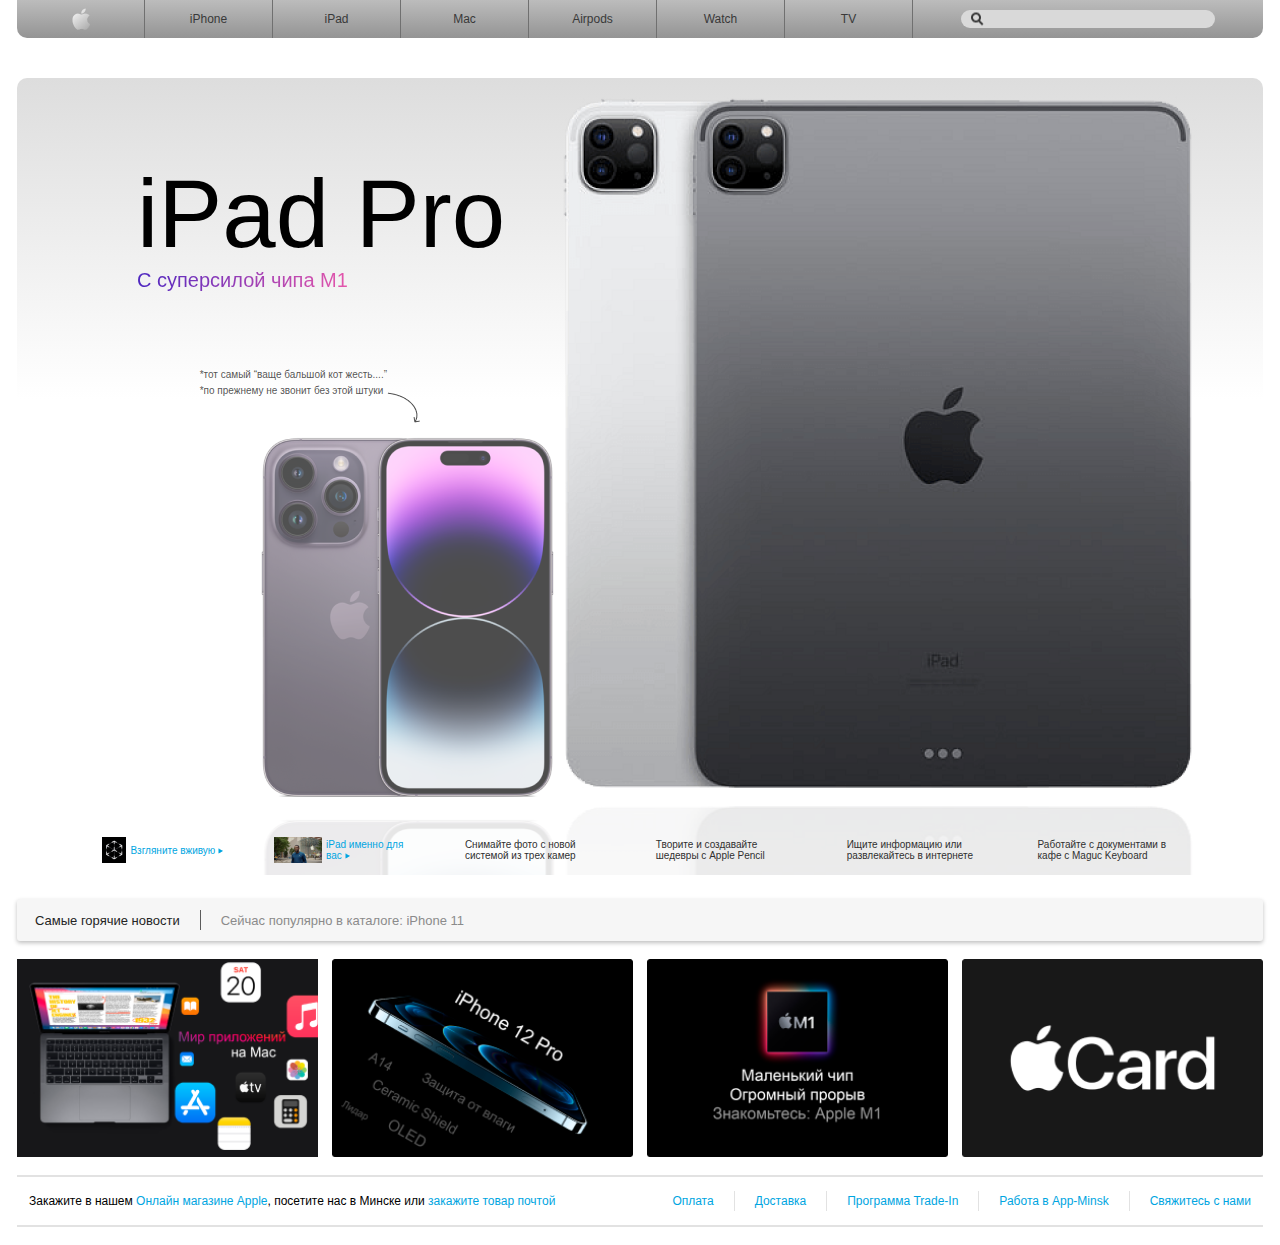
<file: index.html>
<html lang="ru">
  <head>
    <meta charset="UTF-8" />
    <meta http-equiv="X-UA-Compatible" content="IE=edge" />
    <meta name="viewport" content="width=device-width, initial-scale=1.0" />
    <title>Apple</title>

    <link rel="stylesheet" href="./css/style.css">
  </head>
  <body>
    <div class="container">
      <header class="header">
        <nav class="header__nav">
            <a href="./index.html" class="header__link header__logo"
              ><img src="./img/header-logo.png" alt=""
            /></a>
          </li>
          <a href="./iphone.html" class="header__link">iPhone</a>
          <a href="" class="header__link">iPad</a>
          <a href="" class="header__link">Mac</a>
          <a href="" class="header__link">Airpods</a>
          <a href="" class="header__link">Watch</a>
          <a href="" class="header__link">TV</a>
          <div class="header__search">
            <input type="search" class="header__search-input">
            <img src="./img/header-search-icon.png" class="header__search-icon" alt="">
          </div>
        </nav>
      </header>
      <main>
        <div class="homebanner">
          <div class="homebanner__ad">
            <div class="homebanner__ad-info">
              <h1 class="homebanner__title">iPad Pro</h1>
              <p class="homebanner__subtitle">С суперсилой чипа M1</p>
              <div class="homebanner__subpict">
                <div class="homebanner__subpict-title">
                  <p>*тот самый “ваще бальшой кот жесть....”<br>
                    *по прежнему не звонит без этой штуки</p>
                  <img src="./img/homebanner-arrow.png" alt="">
                </div>
                <div class="homevanner__subpict-full">
                  <img src="./img/homebanner-subpict.png" alt="">
                  <img src="./img/homebanner-subpict-reflection.png" class="homebanner__reflection" alt="">
                </div>
              </div>
            </div>
            <div class="homebanner__ad-picture">
              <img src="./img/homebanner-fullpict.png" alt="">
              <img src="./img/homebanner-fullpict-reflecton.png" class="homebanner__reflection" alt="">
            </div>
          </div>
          <div class="homebanner__nav">
            <a href="" class="homebanner__item">
              <img src="./img/homebanner-nav-1.png" alt="">
              <span class="homebanner__item-link">Взгляните
                вживую <img src="./img/homebanner-arrow-right.png" alt=""></span>
            </a>
            <a href="" class="homebanner__item">
              <img src="./img/homebanner-nav-2.png" alt="">
              <span class="homebanner__item-link">iPad именно
                для вас <img src="./img/homebanner-arrow-right.png" alt=""></span>
            </a>
            <a class="homebanner__item">
              Снимайте фото с новой системой из трех камер
            </a>
            <a class="homebanner__item">
              Творите и создавайте шедевры с Apple Pencil
            </a>
            <a class="homebanner__item">
              Ищите информацию или развлекайтесь в интернете
            </a>
            <a class="homebanner__item">
              Работайте с документами в кафе с Maguc Keyboard
            </a>
          </div>
        </div>
      </main>
      <div class="news">
        <div class="news__blocktitle">
          <h2 class="news__title">Самые горячие новости</h2>
          <div class="devider"></div>
          <p class="news__subtitle">Сейчас популярно в каталоге: iPhone 11</p>
        </div>
        <div class="news__list">
          <a href="" class="news__item"><img src="./img/news-1.png" alt=""></a>
          <a href="" class="news__item"><img src="./img/news-2.png" alt=""></a>
          <a href="" class="news__item"><img src="./img/news-3.png" alt=""></a>
          <a href="" class="news__item"><img src="./img/news-4.png" alt=""></a>
        </div>
      </div>
      <footer class="footer">
        <div class="footer__ad">
          Закажите в нашем <a class="footer__link" href="">Онлайн магазине Apple</a>, посетите нас в Минске или <a class="footer__link" href="">закажите товар почтой</a>
        </div>
        <nav class="footer__nav">
          <a href="" class="footer__link">Оплата</a>
          <div class="devider"></div>
          <a href="" class="footer__link">Доставка</a>
          <div class="devider"></div>
          <a href="" class="footer__link">Программа Trade-In</a>
          <div class="devider"></div>
          <a href="" class="footer__link">Работа в App-Minsk</a>
          <div class="devider"></div>
          <a href="" class="footer__link">Свяжитесь с нами</a>
        </nav>
      </footer>
    </div>
  </body>
</html>
</file>
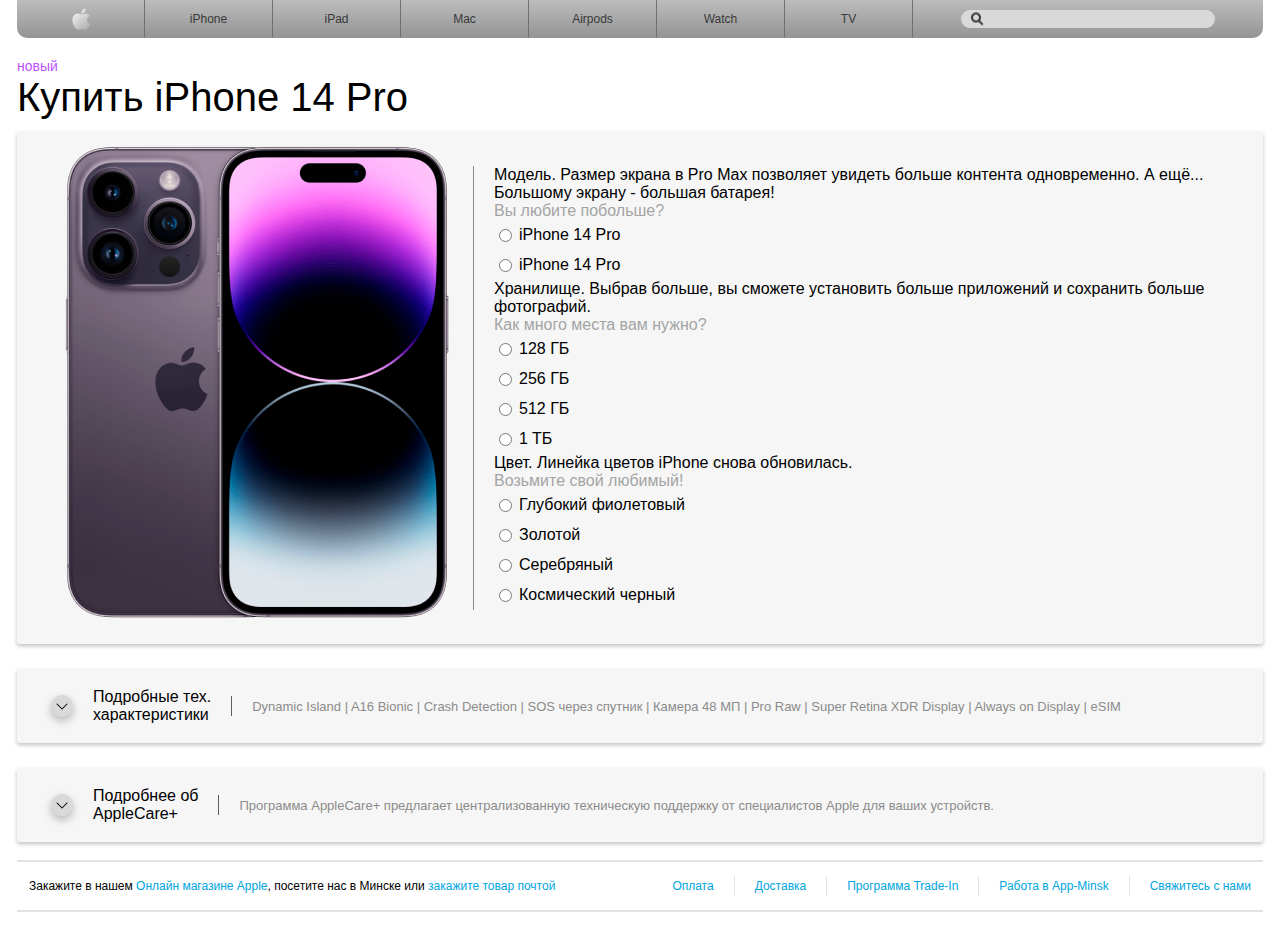
<file: iphone-info.html>
<html lang="ru">
  <head>
    <meta charset="UTF-8" />
    <meta http-equiv="X-UA-Compatible" content="IE=edge" />
    <meta name="viewport" content="width=device-width, initial-scale=1.0" />
    <title>Apple</title>

    <link rel="stylesheet" href="./css/style.css">
  </head>
  <body>
    <div class="container">
      <header class="header">
        <nav class="header__nav">
            <a href="./index.html" class="header__link header__logo"
              ><img src="./img/header-logo.png" alt=""
            /></a>
          </li>
          <a href="./iphone.html" class="header__link">iPhone</a>
          <a href="" class="header__link">iPad</a>
          <a href="" class="header__link">Mac</a>
          <a href="" class="header__link">Airpods</a>
          <a href="" class="header__link">Watch</a>
          <a href="" class="header__link">TV</a>
          <div class="header__search">
            <input type="search" class="header__search-input">
            <img src="./img/header-search-icon.png" class="header__search-icon" alt="">
          </div>
        </nav>
      </header>
      <div class="iphone">
        <div class="iphone__subtitle">новый</div>
        <h1 class="iphone__title">Купить iPhone 14 Pro</h1>
        <div class="iphone__review">
          <div class="iphone__pict">
            <img src="./img/iphone-main.png" alt="">
          </div>
          <div class="iphone__info">
            <div class="iphone__desc">Модель. Размер экрана в Pro Max позволяет увидеть больше контента одновременно. А ещё... Большому экрану - большая батарея!<br>
              <span>Вы любите побольше?</span>
            </div>
            <div class="iphone__input">
              <input type="radio" id="model-1" name="model">
              <label for="model-1">iPhone 14 Pro</label>
            </div>
            <div class="iphone__input">
              <input type="radio" id="model-2" name="model">
              <label for="model-2">iPhone 14 Pro</label>
            </div>

            <div class="iphone__desc">Хранилище. Выбрав больше, вы сможете установить больше приложений и сохранить больше фотографий.<br>
              <span>Как много места вам нужно?</span>
            </div>
            <div class="iphone__input">
              <input type="radio" id="size-1" name="size">
              <label for="size-1">128 ГБ</label>
            </div>
            <div class="iphone__input">
              <input type="radio" id="size-2" name="size">
              <label for="size-2">256 ГБ</label>
            </div>
            <div class="iphone__input">
              <input type="radio" id="size-3" name="size">
              <label for="size-3">512 ГБ</label>
            </div>
            <div class="iphone__input">
              <input type="radio" id="size-4" name="size">
              <label for="size-4">1 TБ</label>
            </div>

            <div class="iphone__desc">Цвет. Линейка цветов iPhone снова обновилась.<br>
              <span>Возьмите свой любимый!</span>
            </div>
            <div class="iphone__input">
              <input type="radio" id="color-1" name="color">
              <label for="color-1">Глубокий фиолетовый</label>
            </div>
            <div class="iphone__input">
              <input type="radio" id="color-2" name="color">
              <label for="color-2">Золотой</label>
            </div>
            <div class="iphone__input">
              <input type="radio" id="color-3" name="color">
              <label for="color-3">Серебряный</label>
            </div>
            <div class="iphone__input">
              <input type="radio" id="color-4" name="color">
              <label for="color-4">Космический черный</label>
            </div>
          </div>
        </div>
      </div>
      <div class="spoiler">
        <div class="spoiler__line">
          <img class="spoiler__icon" src="./img/spoiler-icon.png"></img>
          <div class="spoiler__title">
            Подробные тех.<br>
             характеристики
          </div>
          <div class="devider"></div>
          <div class="spoiler__list">
            Dynamic Island | A16 Bionic | Crash Detection | SOS через спутник | Камера 48 МП | Pro Raw | Super Retina XDR Display | Always on Display | eSIM
          </div>
        </div>
        <div class="spoiler__content">
          <div class="phone__ad">
            <div class="phone__title">Не знаете, какой выбрать?</div>
            <div class="phone__safe-pic">
              <img src="./img/safe-pic.png" alt="">
            </div>
            <div class="phone__safe">
              <p class="phone__safe-txt">    
                К вашим услугам специалисты, которые знают о продуктах Apple всё. Компания разрабатывает и сами устройства, и операционные системы, и множество приложений для них. Поэтому продукты Apple — это образец интегрированных систем. Программа AppleCare+ предлагает централизованную техническую поддержку от специалистов Apple для ваших устройств. Один телефонный звонок позволит вам решить большинство вопросов.<br>
                App-minsk предоставляет Вам возможность покупки подписки Apple Care+ при покупке одного или нескольких устройств в нашем магазине. Также наши специалисты могут научить Вас пользоваться техникой Apple и помочь с настройкой Вашего нового устройства.
              </p>
              <a href="" class="phone__safe-link">Apple Care+ - узнать подробнее</a>
              <a href="" class="phone__safe-link">Обучение - узнать подробнее</a>
            </div>
          </div>
        </div>
      </div>
      <div class="spoiler">
        <div class="spoiler__line">
          <img class="spoiler__icon" src="./img/spoiler-icon.png"></img>
          <div class="spoiler__title">
            Подробнее об<br>
             AppleCare+
          </div>
          <div class="devider"></div>
          <div class="spoiler__list">
            Программа AppleCare+ предлагает централизованную техническую поддержку от специалистов Apple для ваших устройств.
          </div>
        </div>
        <div class="spoiler__content">
          <div class="phone__ad">
            <div class="phone__title">Не знаете, какой выбрать?</div>
            <div class="phone__safe-pic">
              <img src="./img/safe-pic.png" alt="">
            </div>
            <div class="phone__safe">
              <p class="phone__safe-txt">    
                К вашим услугам специалисты, которые знают о продуктах Apple всё. Компания разрабатывает и сами устройства, и операционные системы, и множество приложений для них. Поэтому продукты Apple — это образец интегрированных систем. Программа AppleCare+ предлагает централизованную техническую поддержку от специалистов Apple для ваших устройств. Один телефонный звонок позволит вам решить большинство вопросов.<br>
                App-minsk предоставляет Вам возможность покупки подписки Apple Care+ при покупке одного или нескольких устройств в нашем магазине. Также наши специалисты могут научить Вас пользоваться техникой Apple и помочь с настройкой Вашего нового устройства.
              </p>
              <a href="" class="phone__safe-link">Apple Care+ - узнать подробнее</a>
              <a href="" class="phone__safe-link">Обучение - узнать подробнее</a>
            </div>
          </div>
        </div>
      </div>
      <footer class="footer">
        <div class="footer__ad">
          Закажите в нашем <a class="footer__link" href="">Онлайн магазине Apple</a>, посетите нас в Минске или <a class="footer__link" href="">закажите товар почтой</a>
        </div>
        <nav class="footer__nav">
          <a href="" class="footer__link">Оплата</a>
          <div class="devider"></div>
          <a href="" class="footer__link">Доставка</a>
          <div class="devider"></div>
          <a href="" class="footer__link">Программа Trade-In</a>
          <div class="devider"></div>
          <a href="" class="footer__link">Работа в App-Minsk</a>
          <div class="devider"></div>
          <a href="" class="footer__link">Свяжитесь с нами</a>
        </nav>
      </footer>
    </div>
  </body>
  <script src="https://code.jquery.com/jquery-3.6.0.min.js"
        integrity="sha256-/xUj+3OJU5yExlq6GSYGSHk7tPXikynS7ogEvDej/m4=" crossorigin="anonymous">
  </script>
  <script src="./script/spoiler.js"></script>
</html>
</file>
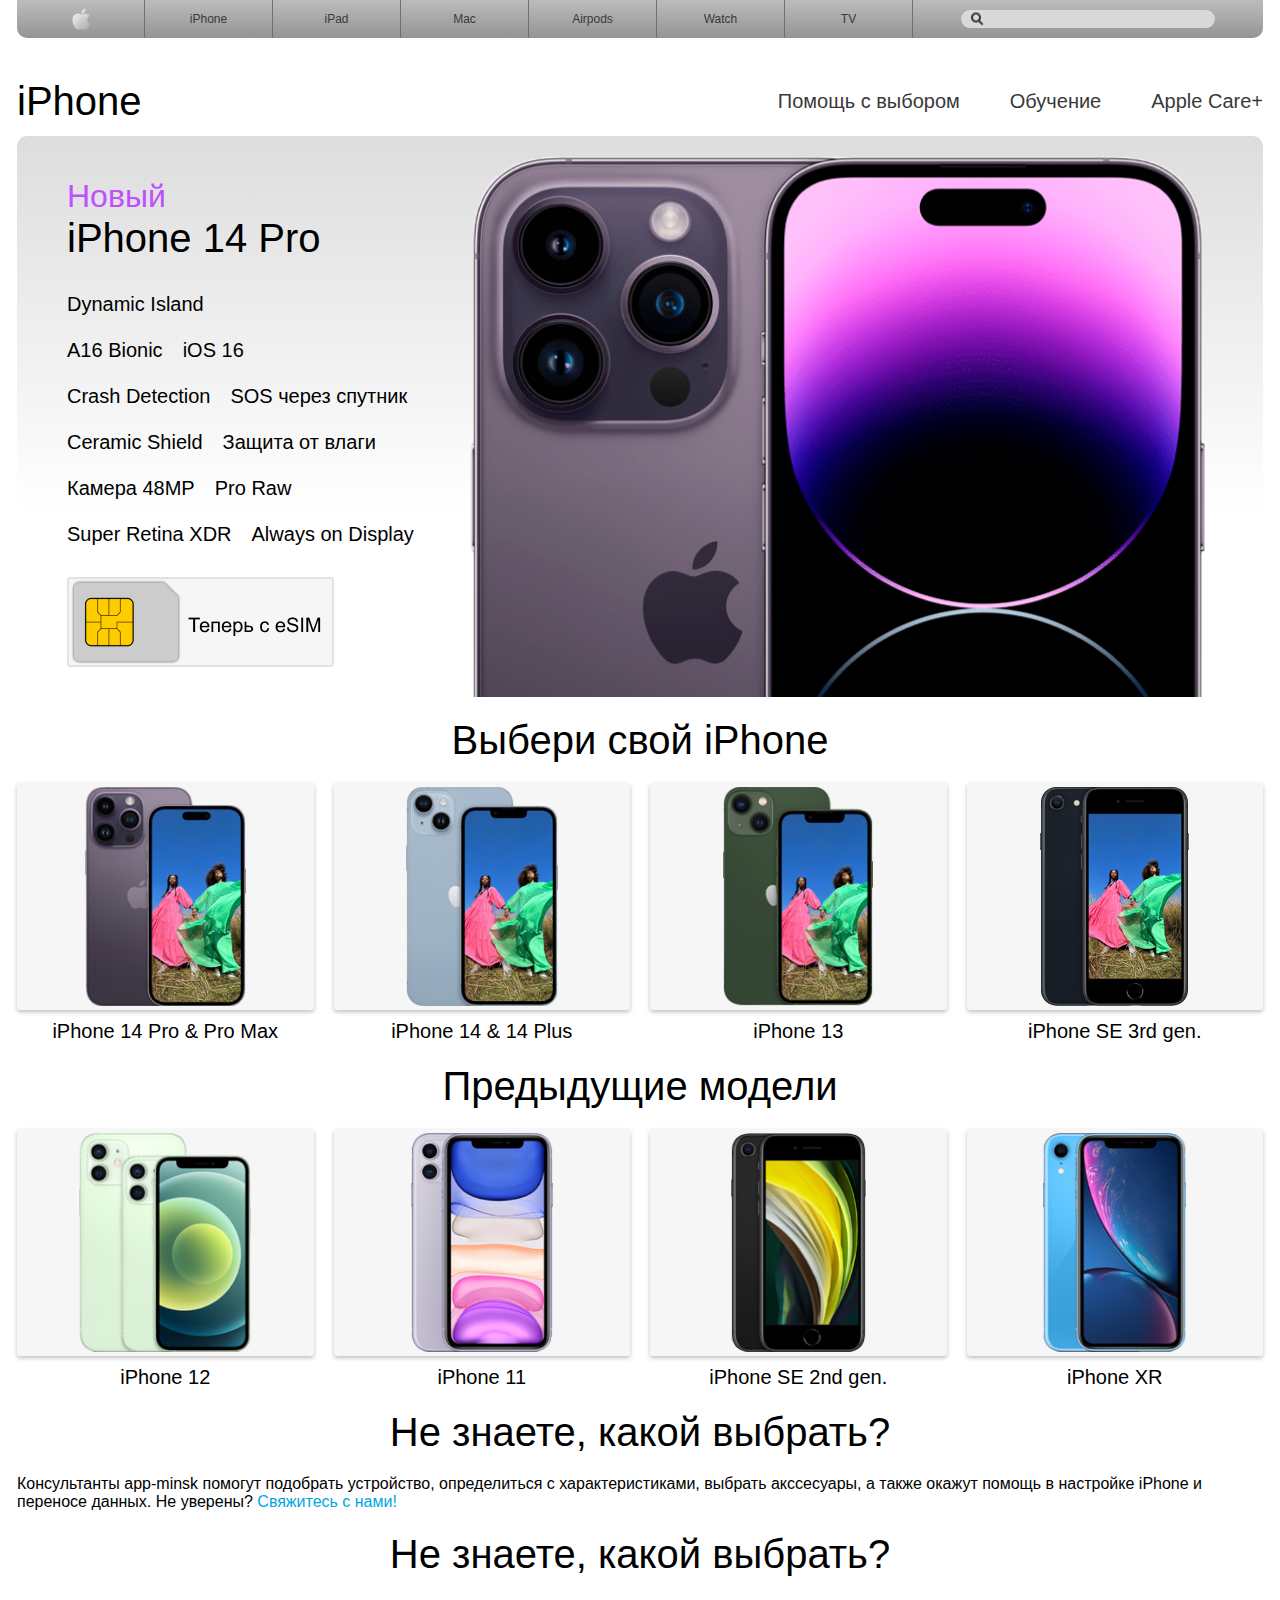
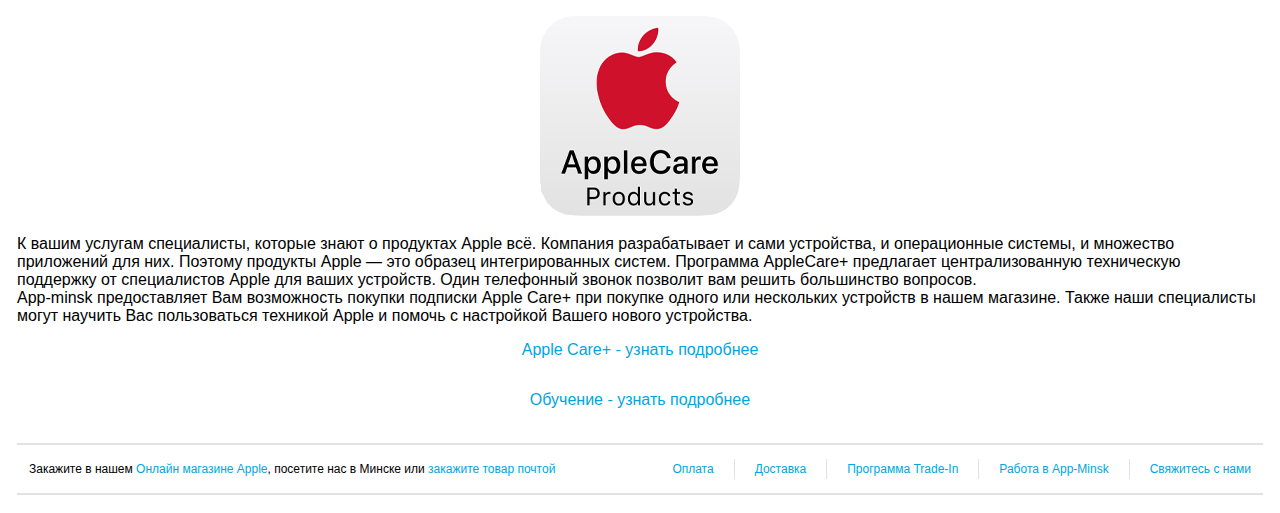
<file: iphone.html>
<html lang="ru">
  <head>
    <meta charset="UTF-8" />
    <meta http-equiv="X-UA-Compatible" content="IE=edge" />
    <meta name="viewport" content="width=device-width, initial-scale=1.0" />
    <title>Apple</title>

    <link rel="stylesheet" href="./css/style.css">
  </head>
  <body>
    <div class="container">
      <header class="header">
        <nav class="header__nav">
            <a href="./index.html" class="header__link header__logo"
              ><img src="./img/header-logo.png" alt=""
            /></a>
          </li>
          <a href="./iphone.html" class="header__link">iPhone</a>
          <a href="" class="header__link">iPad</a>
          <a href="" class="header__link">Mac</a>
          <a href="" class="header__link">Airpods</a>
          <a href="" class="header__link">Watch</a>
          <a href="" class="header__link">TV</a>
          <div class="header__search">
            <input type="search" class="header__search-input">
            <img src="./img/header-search-icon.png" class="header__search-icon" alt="">
          </div>
        </nav>
      </header>
      <div class="phone">
        <div class="phone__blocktitle">
          <div class="phone__title">iPhone</div>
          <div class="phone__nav">
            <a class="phone__nav-link" href="./iphone-info.html">Помощь с выбором</a>
            <a class="phone__nav-link" href="">Обучение</a>
            <a class="phone__nav-link" href="">Apple Care+</a>
          </div>
        </div>
        <div class="phone__main">
          <div class="phone__info">
            <div class="phone__subtitle">Новый</div>
            <div class="phone__title">iPhone 14 Pro</div>
            <div class="phone__list">
              <span>Dynamic Island</span><br>
              <span>A16 Bionic</span><span>iOS 16</span><br>
              <span>Crash Detection</span><span>SOS через спутник</span><br>
              <span>Ceramic Shield</span><span>Защита от влаги</span><br>
              <span>Камера 48MP</span><span>Pro Raw</span><br>
              <span>Super Retina XDR</span><span>Always on Display</span>
            </div>
            <div class="phone__sim">
              <img src="./img/phone-sim.png" alt="">
            </div>
          </div>
          <div class="phone__picture"><img src="./img/iphone-img.png" alt=""></div>
        </div>
      </div>
      <div class="phone__ad">
        <div class="phone__title">Выбери свой iPhone</div>
        <div class="phone__adlist">
          <div class="phone__item">
            <div class="phone__item-img">
              <img src="./img/iphone-1.png" alt="">    
            </div>  
            <h2 class="phone__item-title">iPhone 14 Pro & Pro Max</h2>
          </div>
          <div class="phone__item">
            <div class="phone__item-img">
              <img src="./img/iphone-2.png" alt="">
            </div>  
            <h2 class="phone__item-title">iPhone 14 & 14 Plus</h2>
          </div>
          <div class="phone__item">
            <div class="phone__item-img">
              <img src="./img/iphone-3.png" alt="">
            </div>  
            <h2 class="phone__item-title">iPhone 13</h2>
          </div>
          <div class="phone__item">
            <div class="phone__item-img">
              <img src="./img/iphone-4.png" alt="">
            </div>   
            <h2 class="phone__item-title">iPhone SE 3rd gen.</h2>
          </div>
        </div>
      </div>
      <div class="phone__ad">
        <div class="phone__title">Предыдущие модели</div>
        <div class="phone__adlist">
          <div class="phone__item">
            <div class="phone__item-img">
              <img src="./img/iphone-5.png" alt="">    
            </div>  
            <h2 class="phone__item-title">iPhone 12</h2>
          </div>
          <div class="phone__item">
            <div class="phone__item-img">
              <img src="./img/iphone-6.png" alt="">
            </div>  
            <h2 class="phone__item-title">iPhone 11</h2>
          </div>
          <div class="phone__item">
            <div class="phone__item-img">
              <img src="./img/iphone-7.png" alt="">
            </div>  
            <h2 class="phone__item-title">iPhone SE 2nd gen.</h2>
          </div>
          <div class="phone__item">
            <div class="phone__item-img">
              <img src="./img/iphone-8.png" alt="">
            </div>   
            <h2 class="phone__item-title">iPhone XR</h2>
          </div>
        </div>
      </div>
      <div class="phone__ad">
        <div class="phone__title">Не знаете, какой выбрать?</div>
        <div class="phone__recommened">
          Консультанты app-minsk помогут подобрать устройство, определиться с характеристиками, выбрать акссесуары, а также окажут помощь в настройке iPhone и переносе данных. Не уверены? <a href="">Свяжитесь с нами!</a> 
        </div>
      </div>
      <div class="phone__ad">
        <div class="phone__title">Не знаете, какой выбрать?</div>
        <div class="phone__safe-pic">
          <img src="./img/safe-pic.png" alt="">
        </div>
        <div class="phone__safe">
          <p class="phone__safe-txt">    
            К вашим услугам специалисты, которые знают о продуктах Apple всё. Компания разрабатывает и сами устройства, и операционные системы, и множество приложений для них. Поэтому продукты Apple — это образец интегрированных систем. Программа AppleCare+ предлагает централизованную техническую поддержку от специалистов Apple для ваших устройств. Один телефонный звонок позволит вам решить большинство вопросов.<br>
            App-minsk предоставляет Вам возможность покупки подписки Apple Care+ при покупке одного или нескольких устройств в нашем магазине. Также наши специалисты могут научить Вас пользоваться техникой Apple и помочь с настройкой Вашего нового устройства.
          </p>
          <a href="" class="phone__safe-link">Apple Care+ - узнать подробнее</a>
          <a href="" class="phone__safe-link">Обучение - узнать подробнее</a>
        </div>
      </div>
      <footer class="footer">
        <div class="footer__ad">
          Закажите в нашем <a class="footer__link" href="">Онлайн магазине Apple</a>, посетите нас в Минске или <a class="footer__link" href="">закажите товар почтой</a>
        </div>
        <nav class="footer__nav">
          <a href="" class="footer__link">Оплата</a>
          <div class="devider"></div>
          <a href="" class="footer__link">Доставка</a>
          <div class="devider"></div>
          <a href="" class="footer__link">Программа Trade-In</a>
          <div class="devider"></div>
          <a href="" class="footer__link">Работа в App-Minsk</a>
          <div class="devider"></div>
          <a href="" class="footer__link">Свяжитесь с нами</a>
        </nav>
      </footer>
    </div>
  </body>
</html>
</file>
<file: css/style.css>
* {
  margin: 0;
  padding: 0;
  box-sizing: border-box;
}

body {
  font-family: Arial, Helvetica, sans-serif;
}

.container {
  width: 100%;
  max-width: 1266;
  padding-left: 10px;
  padding-right: 10px;
  margin: auto;
}
.devider {
  background-color: #5c5c5c;
  height: 20px;
  width: 1px;
}

.header {
  background: linear-gradient(180deg, #bcbcbc 0%, #949494 100%);
  border-radius: 0px 0px 10px 10px;
  overflow: hidden;
}
.header__nav {
  display: flex;
  height: 38px;
}
.header__link {
  height: inherit;
  display: block;
  flex: 1;
  max-width: 130px;
  font-weight: 400;
  font-size: 12px;
  text-align: center;
  line-height: 38px;
  color: #393939;
  text-decoration: none;
  border-right: 1px solid #707070;
  transition: background-color 0.2s;
}
.header__link:hover {
  background-color: #707070;
}
.header__logo {
  display: flex;
  justify-content: center;
  align-items: center;
}
.header__search {
  flex: 2;
  display: flex;
  justify-content: center;
  align-items: center;
  position: relative;
  padding-left: 48px;
  padding-right: 48px;
}
.header__search-input {
  width: 100%;
  background: #d9d9d9;
  border-radius: 122px;
  font-size: 12px;
  font-family: Arial, Helvetica, sans-serif;
  border: none;
  outline: none;
  padding-left: 30px;
  padding-right: 10px;
  padding-top: 2px;
  padding-bottom: 2px;
}
.header__search-icon {
  position: absolute;
  top: 50%;
  left: 58px;
  transform: translateY(-50%);
}

.homebanner {
  margin-top: 40px;
  padding-left: 60px;
  padding-right: 60px;
  padding-top: 12px;
  padding-bottom: 12px;
  background: linear-gradient(180deg, #dddddd 0%, #ffffff 40.28%);
  border-radius: 10px;
  overflow: hidden;
}
.homebanner__ad {
  display: flex;
  justify-content: space-between;
  align-items: flex-end;
}
.homebanner__ad-info {
  width: 100%;
}
.homebanner__title {
  font-weight: 400;
  font-size: 96px;
  line-height: 110px;
  padding-left: 60px;
}
.homebanner__subtitle {
  padding-left: 60px;
  padding-bottom: 50px;
  width: fit-content;
  font-size: 20px;
  line-height: 23px;
  background: linear-gradient(90.43deg, #2219c6 0.12%, #e556ab 99.84%);
  -webkit-background-clip: text;
  -webkit-text-fill-color: transparent;
  background-clip: text;
}
.homebanner__subpict {
  width: 100%;
  position: relative;
  display: flex;
  flex-direction: column;
  align-items: flex-end;
}
.homebanner__subpict-title {
  font-style: normal;
  font-weight: 400;
  font-size: 10px;
  line-height: 16px;
  color: rgba(0, 0, 0, 0.7);
  display: flex;
  align-items: center;
  padding-right: 140px;
}
.homebanner__subpict-title > img {
  padding-top: 50px;
}
.homevanner__subpict-full {
  position: relative;
}
.homebanner__reflection {
  position: absolute;
  top: calc(100%);
  left: 50%;
  transform: translateX(-50%);
  z-index: 1;
}
.homebanner__ad-picture {
  position: relative;
}
.homebanner__nav {
  position: relative;
  z-index: 999;
  margin-top: 40px;
  display: flex;
  flex-direction: row;
  align-items: center;
  justify-content: space-around;
}
.homebanner__item {
  font-weight: 400;
  font-size: 10px;
  line-height: 11px;
  color: #303030;
  display: flex;
  align-items: center;
  justify-content: center;
  gap: 4px;
  text-decoration: none;
  max-width: 140px;
}
.homebanner__item-link {
  color: #00a5e1;
  text-decoration: none;
}
.homebanner__item-link:hover {
  text-decoration: underline;
}

.news {
}
.news__blocktitle {
  margin-top: 24px;
  display: flex;
  flex-direction: row;
  gap: 20px;
  align-items: center;
  padding: 11px 18px;
  background: #f6f6f6;
  box-shadow: 0px 2px 4px rgba(0, 0, 0, 0.25);
  border-radius: 3px;
}
.news__title {
  font-weight: 400;
  font-size: 13px;
  line-height: 15px;
  color: #242424;
}
.news__subtitle {
  font-weight: 400;
  font-size: 13px;
  line-height: 15px;
  color: #8b8b8b;
}
.news__list {
  display: flex;
  flex-direction: row;
  gap: 14px;
  margin-top: 18px;
  margin-bottom: 18px;
}
.news__item {
  flex: 1;
  display: block;
}
.news__item > img {
  width: 100%;
}

.footer {
  display: flex;
  flex-direction: row;
  align-items: center;
  justify-content: space-between;
  font-weight: 400;
  font-size: 12px;
  line-height: 14px;
  padding: 14px 12px;
  border-top: 2px solid #e2e2e2;
  border-bottom: 2px solid #e2e2e2;
  margin: 18px 0;
}
.footer__ad {
}
.footer__link {
  font-weight: 400;
  font-size: 12px;
  line-height: 14px;
  color: #00a5e1;
  text-decoration: none;
}
.footer__link:hover {
  text-decoration: underline;
}
.footer__nav {
  display: flex;
  align-items: center;
  gap: 20px;
}
.footer .devider {
  background-color: #e2e2e2;
}

.phone {
  margin-top: 40px;
}
.phone__blocktitle {
  display: flex;
  flex-direction: row;
  align-items: center;
  justify-content: space-between;
  margin-bottom: 12px;
}
.phone__title {
  font-weight: 400;
  font-size: 40px;
  line-height: 46px;
  color: #000000;
}
.phone__nav {
  display: flex;
  flex-direction: row;
  align-items: center;
  gap: 50px;
}
.phone__nav-link {
  font-weight: 400;
  font-size: 20px;
  line-height: 23px;
  text-decoration: none;
  color: #393939;
  transition: color 0.2s;
}
.phone__nav-link:hover {
  color: #00a5e1;
}
.phone__main {
  padding: 12px 50px 0 50px;
  display: flex;
  align-items: center;
  justify-content: space-between;
  background: linear-gradient(180deg, #dddddd 0%, #ffffff 67.24%);
  border-radius: 10px;
}
.phone__info {
}
.phone__subtitle {
  font-weight: 400;
  font-size: 32px;
  line-height: 37px;
  color: #bc51ff;
}
.phone__list {
  font-weight: 400;
  font-size: 20px;
  line-height: 46px;
  padding-top: 20px;
  padding-bottom: 20px;
}
.phone__list span {
  padding-right: 20px;
}
.phone__sim {
}
.phone__picture {
}

.phone__ad {
}
.phone__ad .phone__title {
  text-align: center;
  padding: 20px 0;
}
.phone__adlist {
  display: flex;
  flex-direction: row;
  gap: 20px;
}
.phone__item {
  flex: 1;
  display: flex;
  flex-direction: column;
  gap: 10px;
  align-items: center;
}
.phone__item-img {
  cursor: pointer;
  width: 100%;
  padding: 4px;
  display: flex;
  align-items: center;
  justify-content: center;
  background: #f6f6f6;
  box-shadow: 0px 2px 4px rgba(0, 0, 0, 0.25);
  border-radius: 3px;
  transition: all 0.5;
}
.phone__item-img img {
  transition: all 0.5s;
}
.phone__item-img:hover img {
  transform: scale(1.1);
}
.phone__item-title {
  font-weight: 400;
  font-size: 20px;
  line-height: 23px;
}
.phone__recommened {
  font-weight: 400;
  font-size: 16px;
  line-height: 18px;
}
.phone__recommened a {
  text-decoration: none;
  color: #00a5e1;
}
.phone__recommened a:hover {
  text-decoration: underline;
}
.phone__safe-pic {
  text-align: center;
}
.phone__safe {
  font-weight: 400;
  font-size: 16px;
  line-height: 18px;
}
.phone__safe-txt {
}
.phone__safe-link {
  display: block;
  text-align: center;
  padding: 16px 0;
  color: #00a5e1;
  text-decoration: none;
}
.phone__safe-link:hover {
  text-decoration: underline;
}

.iphone {
  margin-top: 20px;
}
.iphone__subtitle {
  font-weight: 400;
  font-size: 14px;
  line-height: 16px;

  color: #bc51ff;
}
.iphone__title {
  font-weight: 400;
  font-size: 40px;
  line-height: 46px;
  margin-bottom: 12px;
}
.iphone__review {
  background: #f6f6f6;
  box-shadow: 0px 2px 4px rgba(0, 0, 0, 0.25);
  border-radius: 3px;
  padding: 10px 45px;
  display: flex;
}
.iphone__pict {
  padding-right: 20px;
}
.iphone__info {
  padding-left: 20px;
  border-left: 1px solid #8b8b8b;
  margin: 24px 0;
}
.iphone__desc {
  font-weight: 400;
  font-size: 16px;
  line-height: 18px;
}
.iphone__desc span {
  color: #a4a4a4;
}
.iphone__input {
  font-weight: 400;
  font-size: 16px;
  line-height: 18px;
  display: flex;
  flex-direction: row;
  align-items: center;
  gap: 7px;
  padding: 6px 5px;
}

.spoiler {
  margin-top: 25px;
  padding: 19px 34px;
  background: #f6f6f6;
  box-shadow: 0px 2px 4px rgba(0, 0, 0, 0.25);
  border-radius: 3px;
}
.spoiler__line {
  cursor: pointer;
  display: flex;
  flex-direction: row;
  align-items: center;
  gap: 20px;
}
.spoiler__icon {
  transition: all 0.2s;
  filter: drop-shadow(0px 4px 4px rgba(0, 0, 0, 0.25));
}
.spoiler__title {
}
.devider {
}
.spoiler__list {
  font-weight: 400;
  font-size: 13px;
  line-height: 15px;

  color: #8b8b8b;
}
.spoiler__line.active .spoiler__icon {
  transform: rotate(180deg);
}
.spoiler__content {
  display: none;
}
</file>
